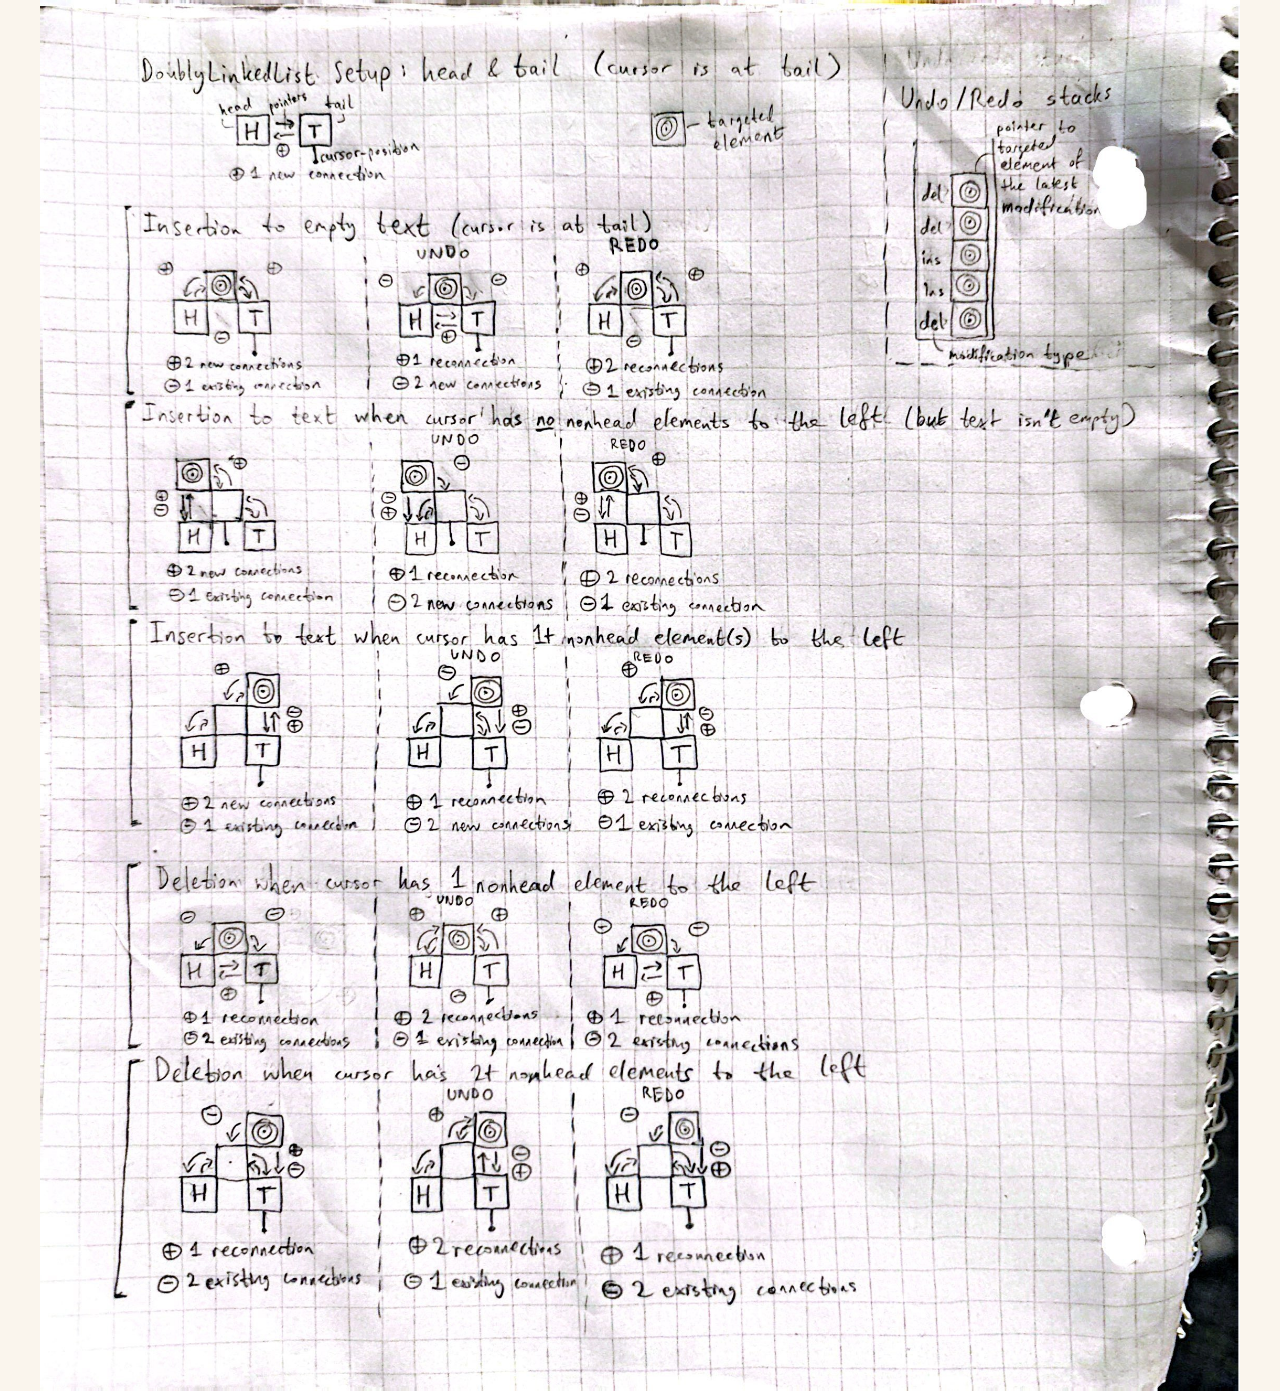
<file: imageHTML/textEditorJavaIllustration-09.26.2025.html>
<!DOCTYPE html>
<html lang="en">
<head>
  <meta charset="UTF-8">
  <link rel="stylesheet" href="../assets/css/style.css">
  <title>Project illustration JPG (09.26.2025)</title>
</head>
<body>
  <div class="responsive-selfpage-image">
    <img src="../img/TextEditorJava_illustration_09.26.25_3.jpg" alt="Illustration (09.26.2025)">
  </div>
</body>
</html>
</file>
<file: assets/css/style.css>
* {
  box-sizing: border-box;
  margin: 0;
  padding: 0;
}

:root {
  --primary-color: cadetblue;
  --light-color: #e6cece;
  --dark-color: #333;

}

body {
  font-family: 'Poppins', sans-serif;
  font-size: 16px;
  line-height: 1.5; /* line-spacing */
  background: #faf5ed; /* background color is white */
}

a {
  text-decoration: none;
  color: var(--dark-color);
}

ul {
  list-style: none;
}

img {
  max-width: 100%;
}

pre {
  display: block;
  font-family: "Times New Roman", Times, serif;
  font-size: 20px;
  white-space: pre-wrap;
  word-wrap: break-word;
  max-width: 100%;
  margin-right: 25px;
}

/* Navbar */
.navbar {
  background: #e0f1cd;
  padding: 20px;
}

.navbar .container {
  display: flex;
  justify-content: space-between;
  align-items: center;
}

.navbar .container .main-menu ul {
  display: flex;
}

.ord-item {
  padding: 10px 20px;
  display: block;
  font-weight: 600; /*semi-bold*/
  transition: 0.3s; /*duration for color-change after hover*/
}

.ord-item:hover {
  color: var(--primary-color);
}

.navbar h1 {
  transition: 0.3s;
}

.navbar h1:hover {
  opacity: 0.7;
}

/* HERO */

.hero .container {
  background-size: contain;
  background-position: center bottom;
  height: 500px;
}

.hero .hero-contact .hero-heading {
  margin-left: 25px;
}
.hero .hero-contact .hero-text {
  margin-left: 25px;
}

.hero .hero-index .container {
  background: url("../../img/hero_bg.jpg") no-repeat;
  align-content: start;
  background-size: cover;
  background-position: center bottom;
  overflow: hidden;
  border-radius: 30px;
}
.hero-index .hero-heading {
  width: 70%;
  margin-bottom: 20px;
  margin-left: 25px;
}
.hero-index .hero-text {
  width: 70%;
  margin-bottom: 20px;
  margin-left: 25px;
}
.hero-signature {
  margin-top: 30px;
  display: flex;
  overflow: hidden;
  border-radius: 1000px;
  max-width: 200px;
  margin-left: 25px;
  height: auto;
  align-content: center;
}
.hero-index .btn-section {
  margin-left: 25px;
}

.hero .hero-projects .container {
  height: 300px;
}
.hero .hero-projects .hero-heading {
  margin-left: 25px;
}
.hero .hero-projects .hero-text {
  margin-left: 25px;
}

.hero .hero-contact .container {
  height: 400px;
}

/* HOME - ABOUT */
.quickstory {
  margin-left: 20px;
  width: 70%;
  margin-bottom: 50px;
}

.quickstory ul li {
  margin: 10px 0;
}

/* PROJECTS */

.project-listing {
  margin-top: 50px;
  margin-bottom: 50px;
  margin-left: 25px;
}


/* CONTACT - BLOG */

.blog-intro {
  margin-bottom: 50px;
  margin-left: 25px;
}

.blog-listing {
  margin-bottom: 50px;
  margin-left: 25px;
}

/* FOOTER */
.footer {
  padding: 40px 25px;
  background: var(--dark-color);
}

.footer i {
  font-size: 1.5rem;
  margin-right: 10px;
}

.footer-grid {
  display: block;
  justify-content: space-between;
  align-items: center;
}

.footer-end {
  line-height: 2;
  color: #000000;
  text-align: end;
}

.footer-end a {
  color: #605963;
}


/* UTILITY CLASSES */
.container {
  max-width: 1100px;
  margin: 0 auto;
  padding: 0 15px;
}

.container-sm {
  max-width: 800px;
  margin: 0 auto;
  padding: 0 15px;
}

/* BUTTONS */
.btn-section {
  display: inline-block;
  font-weight: 600; /*semi-bold*/
  transition: 0.3s; /*duration for color-change after hover*/
}

.nav-btn {
  display: inline-block;
  padding: 13px 20px;
  background: var(--light-color);
  text-decoration: none;
  border: none;
  border-radius: 10px;
  cursor: pointer;
  transition: 0.3s;
}

.nav-btn i {
  margin-right: 5px;
  color: darkslategrey;
  transition: 0.3s;
}

.nav-btn:hover {
  color: var(--light-color);
  background: var(--dark-color);
}

.nav-btn:hover i {
  color: var(--light-color);
}

.index-hero-btn {
  display: inline-block;
  padding: 13px 20px;
  background: #a9d9f1;
  text-decoration: none;
  border: none;
  border-radius: 10px;
  cursor: pointer;
  transition: 0.3s;
}

.index-hero-btn i {
  color: #f64d7a;
  transition: 0.3s;
}

.index-hero-btn:hover {
  color: #86f48f;
  background: var(--dark-color);
}

.index-hero-btn:hover i {
  color: #86f48f;
}

/* TEXT CLASSES */
.text-xxl {
  font-size: 3rem;
  line-height: 1.2;
  font-weight: 600;
  margin: 40px 0 20px;
}

.text-xl {
  font-size: 2.2rem;
  line-height: 1.4;
  font-weight: normal;
  margin: 40px 0 20px;
}

.text-lg {
  font-size: 1.8rem;
  line-height: 1.4;
  font-weight: normal;
  margin: 30px 0 20px;
}

.text-md {
  font-size: 1.2rem;
  line-height: 1.4;
  font-weight: normal;
  margin: 20px 0 10px;
}

.text-sm {
  font-size: 0.9rem;
  line-height: 1.4;
  font-weight: normal;
  margin: 19px 0 5px;
}

.text-center {
  text-align: center;
}

/* Hamburger Button */
.hamburger-button {
  display: none;
  background: none;
  border: none;
  cursor: pointer;
  padding: 10px;
  z-index: 1000; /* a 'high' z-index */
}

.hamburger-button .hamburger-line {
  width: 30px;
  height: 3px;
  background: #333;
  margin: 6px 0;
}

/* Mobile Menu */
.mobile-menu {
  position: fixed;
  top: 0;
  right: -300px; /* get it off the screen into the rightward direction */
  width: 250px;
  height: 100%;
  z-index: 999; /* right under the hamburger menu */
  background: #fff;
  box-shadow: 0 0 10px rgba(0, 0, 0, 0.2);
  transition: right 0.3s ease-in-out;
}

.mobile-menu ul {
  margin-top: 100px;
  padding: 10px;
}

.mobile-menu ul li {
  margin: 10px 0;
}

.mobile-menu ul li a {
  font-size: 20px;
  transition: 0.3s;
}

.mobile-menu.active {
  right: 0;
}

/* Responsive Media Queries */
@media only screen and (min-width: 1200px) {
  .responsive-selfpage-image {
    width: 1200px;
    height: auto;
    display: block;
    margin: 0 auto;
  }
}

@media only screen and (max-width: 35em) {
  .responsive-selfpage-image {
    max-height: 100%;
    width: auto;
  }
}


@media (max-width: 1030px) {
  .hero .hero-contact .hero-text {
    width: 70%;
  }
}
@media (max-width: 800px) { /* Medium device size: stack footer-elements + adjust max-widths */
  .hero .hero-text {
    width: 60%;
  }
  .hero .hero-contact .container {
    height: 450px;
  }
  .footer .footer-grid {
    display: block;
    justify-content: normal;
  }
  .footer-end ul {
    text-align: start;
  }
  .hero .hero-contact .hero-text {
    width: 80%;
  }
}
@media (max-width: 750px) {
  .hero .hero-index .container {
    height: 600px;
  }
  .hero .hero-projects .container {
    height: 300px;
  }
  .hero .hero-projects .hero-text {
    width: 80%;
  }
}
@media (max-width: 600px) { /* Small device size: adjust max-widths + remove subsite-access-buttons + add hamburger navigator */
  .hero .hero-text {
    width: 80%
  }
  .quickstory {
    width: 90%
  }
  .hero .hero-index .container {
    height: 600px;
  }
  .hero .hero-signature {
    margin-bottom: 20px;
  }

  .hero .hero-index .btn-section {
    display: none;
    font-weight: 0;
  }
  .hero .hero-contact .container {
    height: 500px;
  }
  .hero .hero-projects .container {
    height: 300px;
  }


  .navbar .btn-section {
    display: none;
  }
  .footer-contacts {
    display: none;
  }
  .footer-end ul li:nth-child(1) {
    display: none;
  }

  .navbar .hamburger-button {
    display: block;
  }
}
@media (max-width: 460px) {
  .hero .hero-index .container {
    height: 700px;
  }
  .hero .hero-contact {
    height: 600px;
  }
}
@media (max-width: 410px) {
  .hero .hero-contact {
    height: 700px;
  }
  .hero .hero-projects .container {
    height: 350px;
  }
}
@media (max-width: 350px) { /* Extremely small device size: adjust max-widths */
  .hero .hero-text {
    width: 90%
  }
  .hero .container {
    height: 1000px;
  }
  .hero .hero-signature {
    margin-bottom: 20px;
  }
  .hero .hero-index .container {
    height: 700px;
  }
  .hero .hero-projects .container {
    height: 400px;
  }
  .hero .hero-projects .hero-text {
    width: 90%;
  }
}

/* ==========================================================================
   Base styles: opinionated defaults
   ========================================================================== */

html {
  color: #222;
  font-size: 1em;
  line-height: 1.4;
}

/*
 * Remove text-shadow in selection highlight:
 * https://twitter.com/miketaylr/status/12228805301
 *
 * Customize the background color to match your design.
 */

::-moz-selection {
  background: #b3d4fc;
  text-shadow: none;
}

::selection {
  background: #b3d4fc;
  text-shadow: none;
}

/*
 * A better looking default horizontal rule
 */

hr {
  display: block;
  height: 1px;
  border: 0;
  border-top: 1px solid #ccc;
  margin: 1em 0;
  padding: 0;
}

/*
 * Remove the gap between audio, canvas, iframes,
 * images, videos and the bottom of their containers:
 * https://github.com/h5bp/html5-boilerplate/issues/440
 */

audio,
canvas,
iframe,
img,
svg,
video {
  vertical-align: middle;
}

/*
 * Remove default fieldset styles.
 */

fieldset {
  border: 0;
  margin: 0;
  padding: 0;
}

/*
 * Allow only vertical resizing of textareas.
 */

textarea {
  resize: vertical;
}

/* ==========================================================================
   Author's custom styles
   ========================================================================== */

/* ==========================================================================
   Helper classes
   ========================================================================== */

/*
 * Hide visually and from screen readers
 */

.hidden,
[hidden] {
  display: none !important;
}

/*
 * Hide only visually, but have it available for screen readers:
 * https://snook.ca/archives/html_and_css/hiding-content-for-accessibility
 *
 * 1. For long content, line feeds are not interpreted as spaces and small width
 *    causes content to wrap 1 word per line:
 *    https://medium.com/@jessebeach/beware-smushed-off-screen-accessible-text-5952a4c2cbfe
 */

.visually-hidden {
  border: 0;
  clip: rect(0, 0, 0, 0);
  height: 1px;
  margin: -1px;
  overflow: hidden;
  padding: 0;
  position: absolute;
  white-space: nowrap;
  width: 1px;
  /* 1 */
}

/*
 * Extends the .visually-hidden class to allow the element
 * to be focusable when navigated to via the keyboard:
 * https://www.drupal.org/node/897638
 */

.visually-hidden.focusable:active,
.visually-hidden.focusable:focus {
  clip: auto;
  height: auto;
  margin: 0;
  overflow: visible;
  position: static;
  white-space: inherit;
  width: auto;
}

/*
 * Hide visually and from screen readers, but maintain layout
 */

.invisible {
  visibility: hidden;
}

/*
 * Clearfix: contain floats
 *
 * The use of `table` rather than `block` is only necessary if using
 * `::before` to contain the top-margins of child elements.
 */

.clearfix::before,
.clearfix::after {
  content: "";
  display: table;
}

.clearfix::after {
  clear: both;
}

/* ==========================================================================
   EXAMPLE Media Queries for Responsive Design.
   These examples override the primary ('mobile first') styles.
   Modify as content requires.
   ========================================================================== */

@media only screen and (min-width: 35em) {
  /* Style adjustments for viewports that meet the condition */
}

@media print,
(-webkit-min-device-pixel-ratio: 1.25),
(min-resolution: 1.25dppx),
(min-resolution: 120dpi) {
  /* Style adjustments for high resolution devices */
}

/* ==========================================================================
   Print styles.
   Inlined to avoid the additional HTTP request:
   https://www.phpied.com/delay-loading-your-print-css/
   ========================================================================== */

@media print {
  *,
  *::before,
  *::after {
    background: #fff !important;
    color: #000 !important;
    /* Black prints faster */
    box-shadow: none !important;
    text-shadow: none !important;
  }

  a,
  a:visited {
    text-decoration: underline;
  }

  a[href]::after {
    content: " (" attr(href) ")";
  }

  abbr[title]::after {
    content: " (" attr(title) ")";
  }

  /*
   * Don't show links that are fragment identifiers,
   * or use the `javascript:` pseudo protocol
   */
  a[href^="#"]::after,
  a[href^="javascript:"]::after {
    content: "";
  }

  pre {
    white-space: pre-wrap !important;
  }

  pre,
  blockquote {
    border: 1px solid #999;
    page-break-inside: avoid;
  }

  tr,
  img {
    page-break-inside: avoid;
  }

  p,
  h2,
  h3 {
    orphans: 3;
    widows: 3;
  }

  h2,
  h3 {
    page-break-after: avoid;
  }
}
</file>
